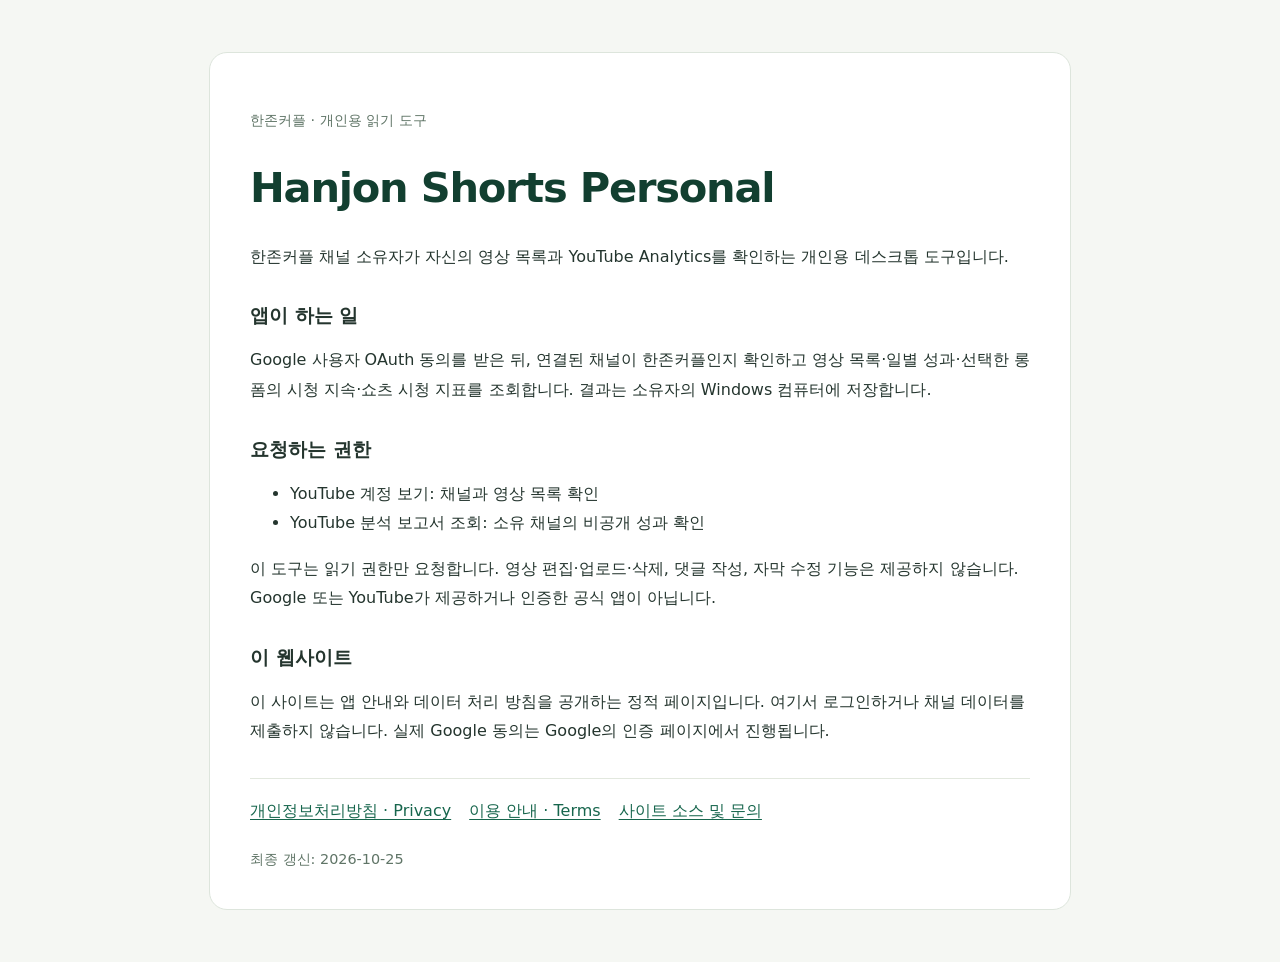
<file: index.html>
<!doctype html>
<html lang="ko"><head><meta charset="utf-8"><meta name="viewport" content="width=device-width,initial-scale=1"><title>Hanjon Shorts Personal</title><link rel="stylesheet" href="style.css"></head><body><main>
<p class="eyebrow">한존커플 · 개인용 읽기 도구</p><h1>Hanjon Shorts Personal</h1>
<p>한존커플 채널 소유자가 자신의 영상 목록과 YouTube Analytics를 확인하는 개인용 데스크톱 도구입니다.</p>
<h2>앱이 하는 일</h2><p>Google 사용자 OAuth 동의를 받은 뒤, 연결된 채널이 한존커플인지 확인하고 영상 목록·일별 성과·선택한 롱폼의 시청 지속·쇼츠 시청 지표를 조회합니다. 결과는 소유자의 Windows 컴퓨터에 저장합니다.</p>
<h2>요청하는 권한</h2><ul><li>YouTube 계정 보기: 채널과 영상 목록 확인</li><li>YouTube 분석 보고서 조회: 소유 채널의 비공개 성과 확인</li></ul>
<p>이 도구는 읽기 권한만 요청합니다. 영상 편집·업로드·삭제, 댓글 작성, 자막 수정 기능은 제공하지 않습니다. Google 또는 YouTube가 제공하거나 인증한 공식 앱이 아닙니다.</p>
<h2>이 웹사이트</h2><p>이 사이트는 앱 안내와 데이터 처리 방침을 공개하는 정적 페이지입니다. 여기서 로그인하거나 채널 데이터를 제출하지 않습니다. 실제 Google 동의는 Google의 인증 페이지에서 진행됩니다.</p>
<nav><a href="privacy.html">개인정보처리방침 · Privacy</a><a href="terms.html">이용 안내 · Terms</a><a href="https://github.com/313jongmin-droid/hanjon-shorts-personal-info">사이트 소스 및 문의</a></nav>
<footer>최종 갱신: 2026-10-25</footer></main></body></html>
</file>
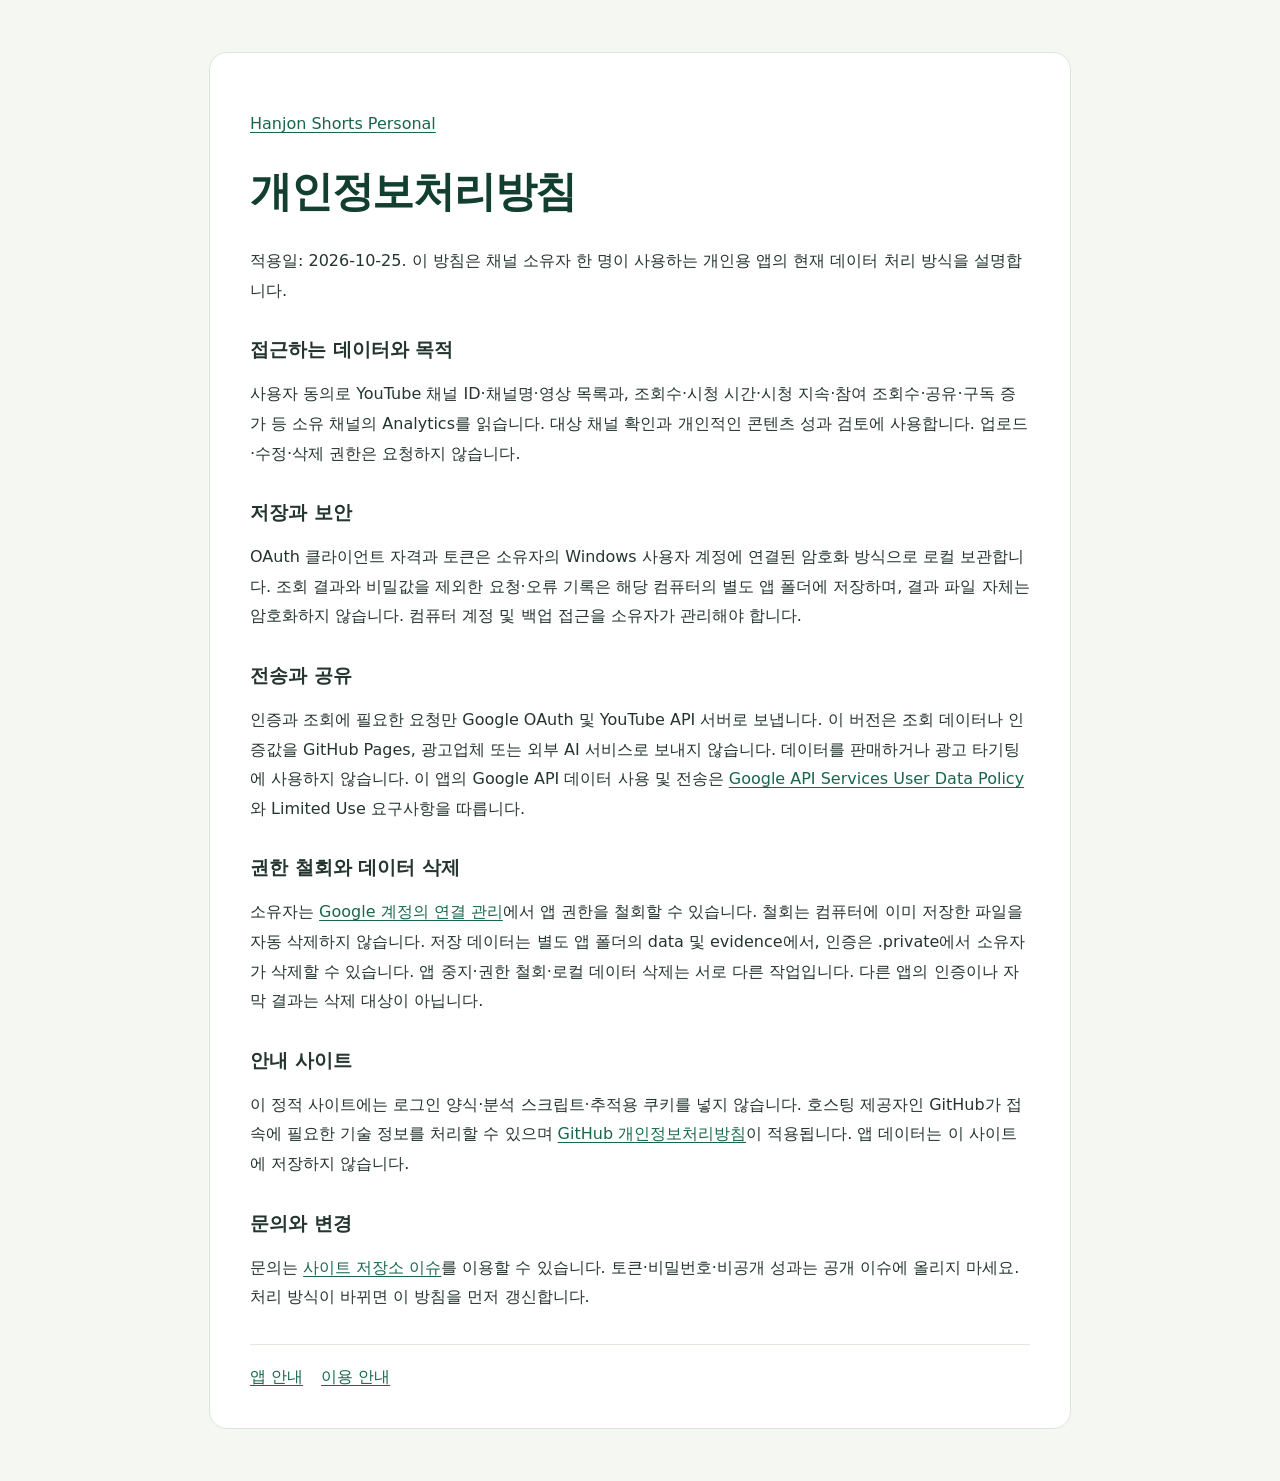
<file: privacy.html>
<!doctype html>
<html lang="ko"><head><meta charset="utf-8"><meta name="viewport" content="width=device-width,initial-scale=1"><title>Privacy | Hanjon Shorts Personal</title><link rel="stylesheet" href="style.css"></head><body><main>
<p><a href="index.html">Hanjon Shorts Personal</a></p><h1>개인정보처리방침</h1><p>적용일: 2026-10-25. 이 방침은 채널 소유자 한 명이 사용하는 개인용 앱의 현재 데이터 처리 방식을 설명합니다.</p>
<h2>접근하는 데이터와 목적</h2><p>사용자 동의로 YouTube 채널 ID·채널명·영상 목록과, 조회수·시청 시간·시청 지속·참여 조회수·공유·구독 증가 등 소유 채널의 Analytics를 읽습니다. 대상 채널 확인과 개인적인 콘텐츠 성과 검토에 사용합니다. 업로드·수정·삭제 권한은 요청하지 않습니다.</p>
<h2>저장과 보안</h2><p>OAuth 클라이언트 자격과 토큰은 소유자의 Windows 사용자 계정에 연결된 암호화 방식으로 로컬 보관합니다. 조회 결과와 비밀값을 제외한 요청·오류 기록은 해당 컴퓨터의 별도 앱 폴더에 저장하며, 결과 파일 자체는 암호화하지 않습니다. 컴퓨터 계정 및 백업 접근을 소유자가 관리해야 합니다.</p>
<h2>전송과 공유</h2><p>인증과 조회에 필요한 요청만 Google OAuth 및 YouTube API 서버로 보냅니다. 이 버전은 조회 데이터나 인증값을 GitHub Pages, 광고업체 또는 외부 AI 서비스로 보내지 않습니다. 데이터를 판매하거나 광고 타기팅에 사용하지 않습니다. 이 앱의 Google API 데이터 사용 및 전송은 <a href="https://developers.google.com/terms/api-services-user-data-policy">Google API Services User Data Policy</a>와 Limited Use 요구사항을 따릅니다.</p>
<h2>권한 철회와 데이터 삭제</h2><p>소유자는 <a href="https://myaccount.google.com/connections">Google 계정의 연결 관리</a>에서 앱 권한을 철회할 수 있습니다. 철회는 컴퓨터에 이미 저장한 파일을 자동 삭제하지 않습니다. 저장 데이터는 별도 앱 폴더의 data 및 evidence에서, 인증은 .private에서 소유자가 삭제할 수 있습니다. 앱 중지·권한 철회·로컬 데이터 삭제는 서로 다른 작업입니다. 다른 앱의 인증이나 자막 결과는 삭제 대상이 아닙니다.</p>
<h2>안내 사이트</h2><p>이 정적 사이트에는 로그인 양식·분석 스크립트·추적용 쿠키를 넣지 않습니다. 호스팅 제공자인 GitHub가 접속에 필요한 기술 정보를 처리할 수 있으며 <a href="https://docs.github.com/en/site-policy/privacy-policies/github-privacy-statement">GitHub 개인정보처리방침</a>이 적용됩니다. 앱 데이터는 이 사이트에 저장하지 않습니다.</p>
<h2>문의와 변경</h2><p>문의는 <a href="https://github.com/313jongmin-droid/hanjon-shorts-personal-info/issues">사이트 저장소 이슈</a>를 이용할 수 있습니다. 토큰·비밀번호·비공개 성과는 공개 이슈에 올리지 마세요. 처리 방식이 바뀌면 이 방침을 먼저 갱신합니다.</p>
<nav><a href="index.html">앱 안내</a><a href="terms.html">이용 안내</a></nav></main></body></html>
</file>
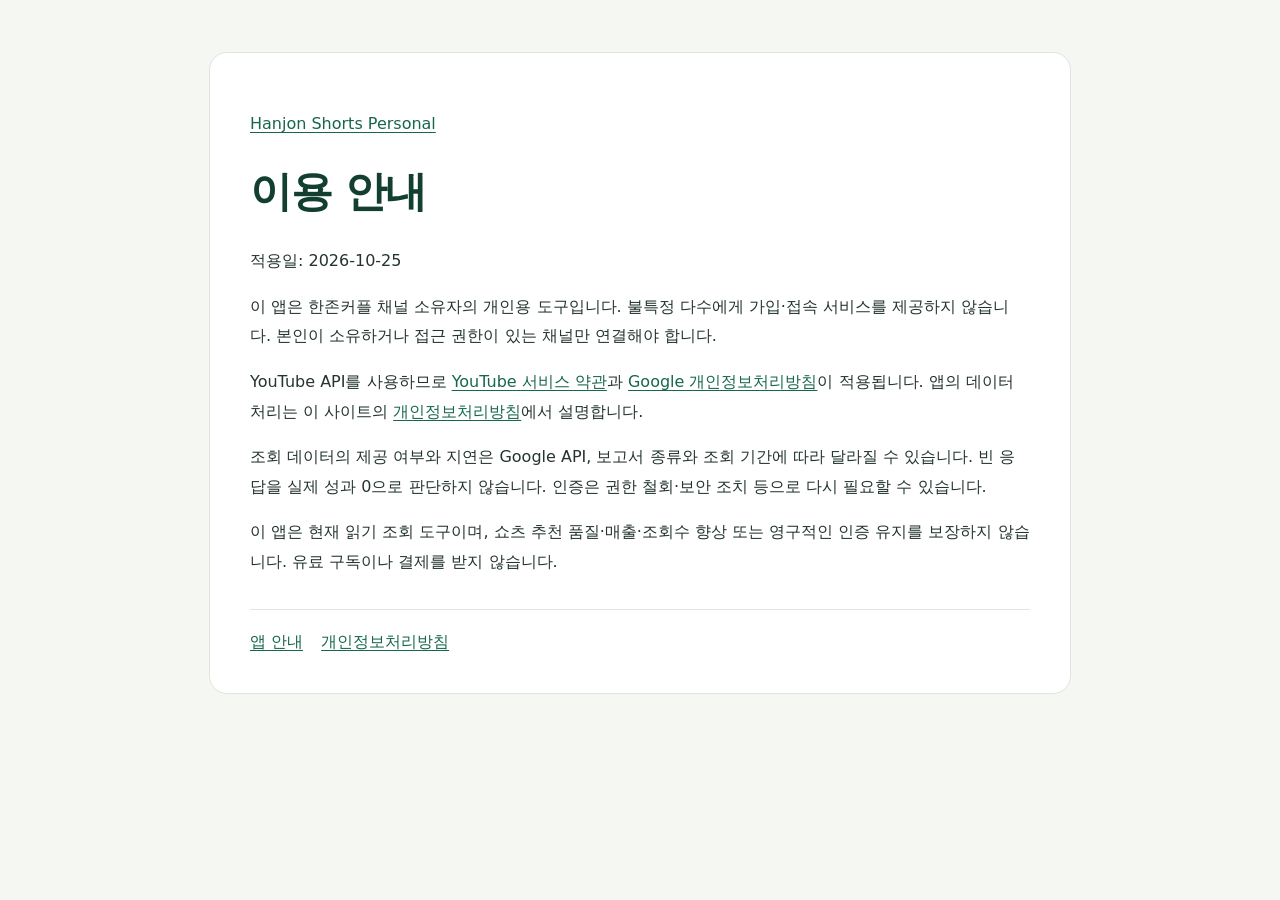
<file: terms.html>
<!doctype html>
<html lang="ko"><head><meta charset="utf-8"><meta name="viewport" content="width=device-width,initial-scale=1"><title>Terms | Hanjon Shorts Personal</title><link rel="stylesheet" href="style.css"></head><body><main>
<p><a href="index.html">Hanjon Shorts Personal</a></p><h1>이용 안내</h1><p>적용일: 2026-10-25</p>
<p>이 앱은 한존커플 채널 소유자의 개인용 도구입니다. 불특정 다수에게 가입·접속 서비스를 제공하지 않습니다. 본인이 소유하거나 접근 권한이 있는 채널만 연결해야 합니다.</p>
<p>YouTube API를 사용하므로 <a href="https://www.youtube.com/t/terms">YouTube 서비스 약관</a>과 <a href="https://policies.google.com/privacy">Google 개인정보처리방침</a>이 적용됩니다. 앱의 데이터 처리는 이 사이트의 <a href="privacy.html">개인정보처리방침</a>에서 설명합니다.</p>
<p>조회 데이터의 제공 여부와 지연은 Google API, 보고서 종류와 조회 기간에 따라 달라질 수 있습니다. 빈 응답을 실제 성과 0으로 판단하지 않습니다. 인증은 권한 철회·보안 조치 등으로 다시 필요할 수 있습니다.</p>
<p>이 앱은 현재 읽기 조회 도구이며, 쇼츠 추천 품질·매출·조회수 향상 또는 영구적인 인증 유지를 보장하지 않습니다. 유료 구독이나 결제를 받지 않습니다.</p>
<nav><a href="index.html">앱 안내</a><a href="privacy.html">개인정보처리방침</a></nav></main></body></html>
</file>
<file: style.css>
:root{color-scheme:light;font-family:system-ui,-apple-system,"Segoe UI",sans-serif;color:#24352e;background:#f5f7f3}body{margin:0;padding:28px 18px}main{max-width:780px;margin:24px auto;padding:40px;background:#fff;border:1px solid #dde5dc;border-radius:18px}h1{font-size:clamp(1.8rem,5vw,2.6rem);line-height:1.25;letter-spacing:-.03em;color:#123f30}h2{margin-top:2rem;font-size:1.2rem}p,li{line-height:1.85}a{color:#17664d;text-underline-offset:3px}nav{display:flex;flex-wrap:wrap;gap:18px;border-top:1px solid #e2e8de;padding-top:22px;margin-top:32px}footer,.eyebrow{color:#607567;font-size:.9rem}footer{margin-top:28px}@media(max-width:540px){main{padding:24px;margin:4px auto}body{padding:12px}}
</file>
